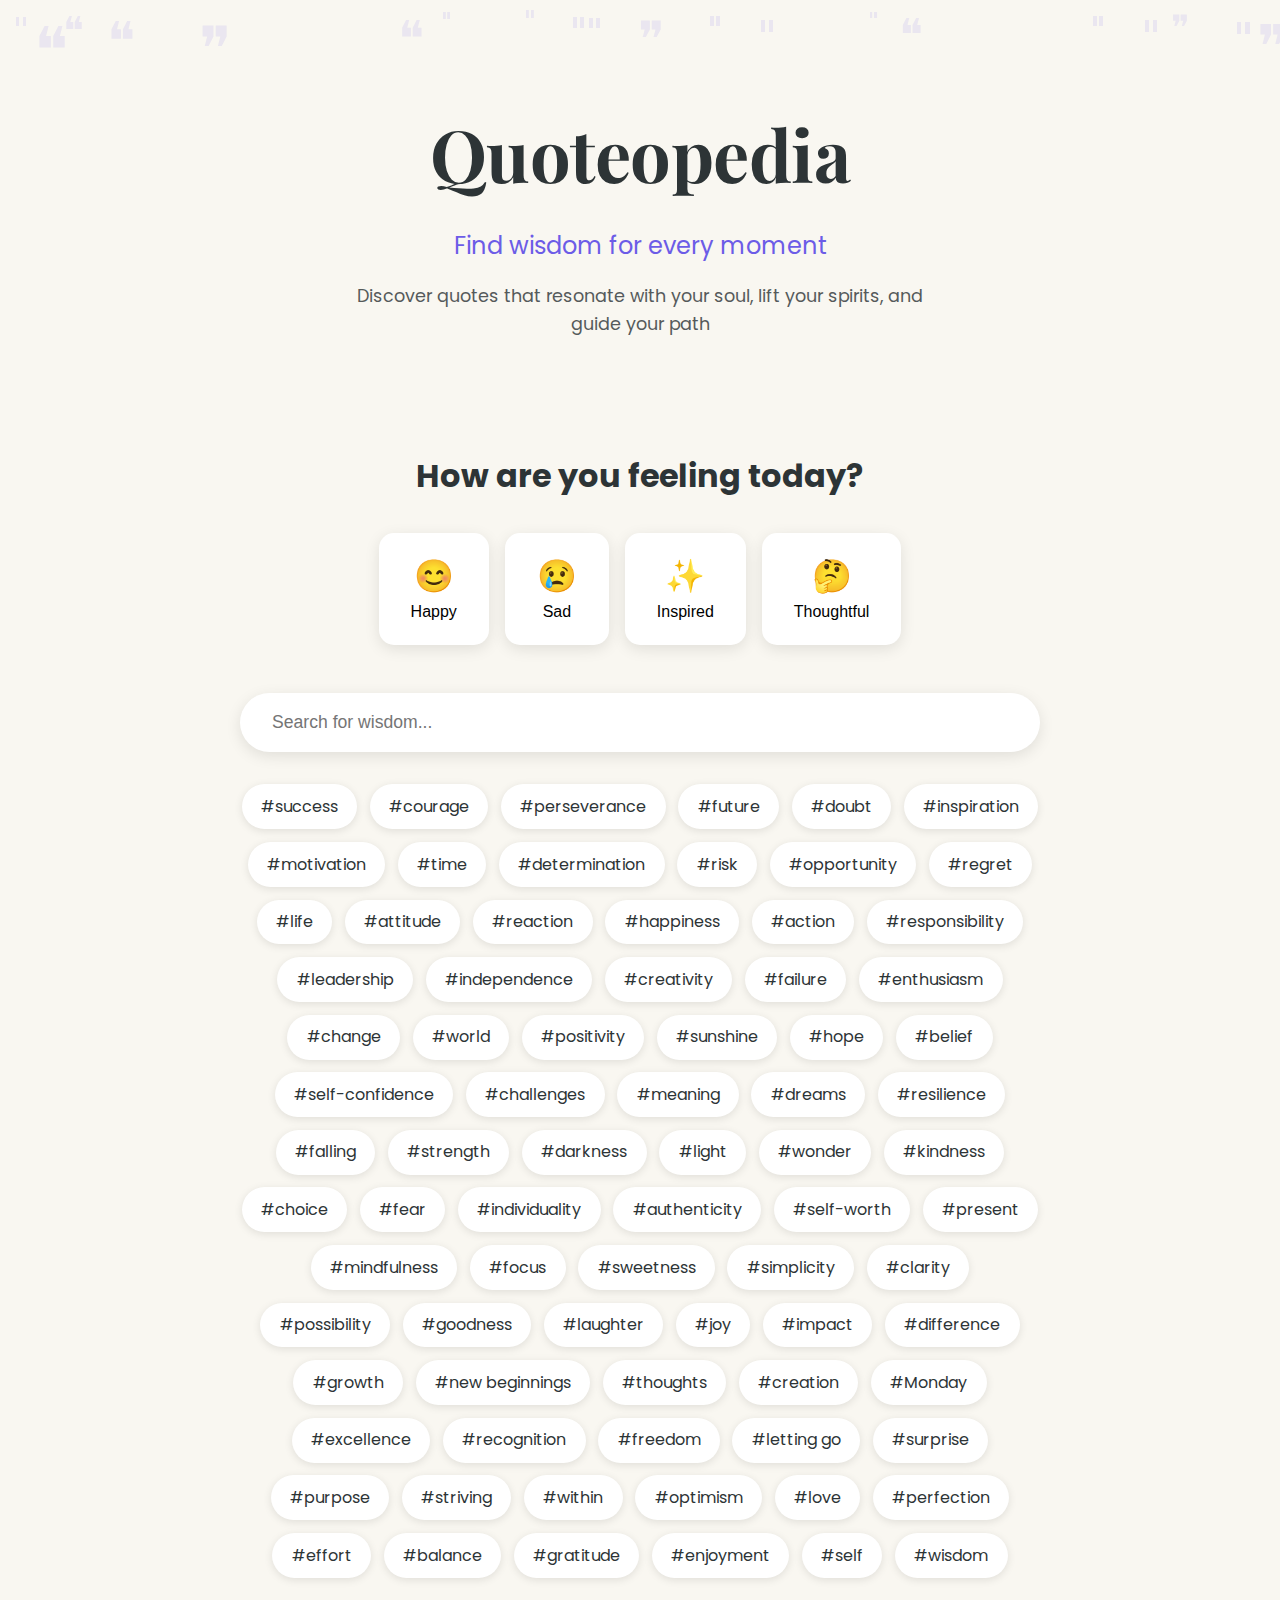
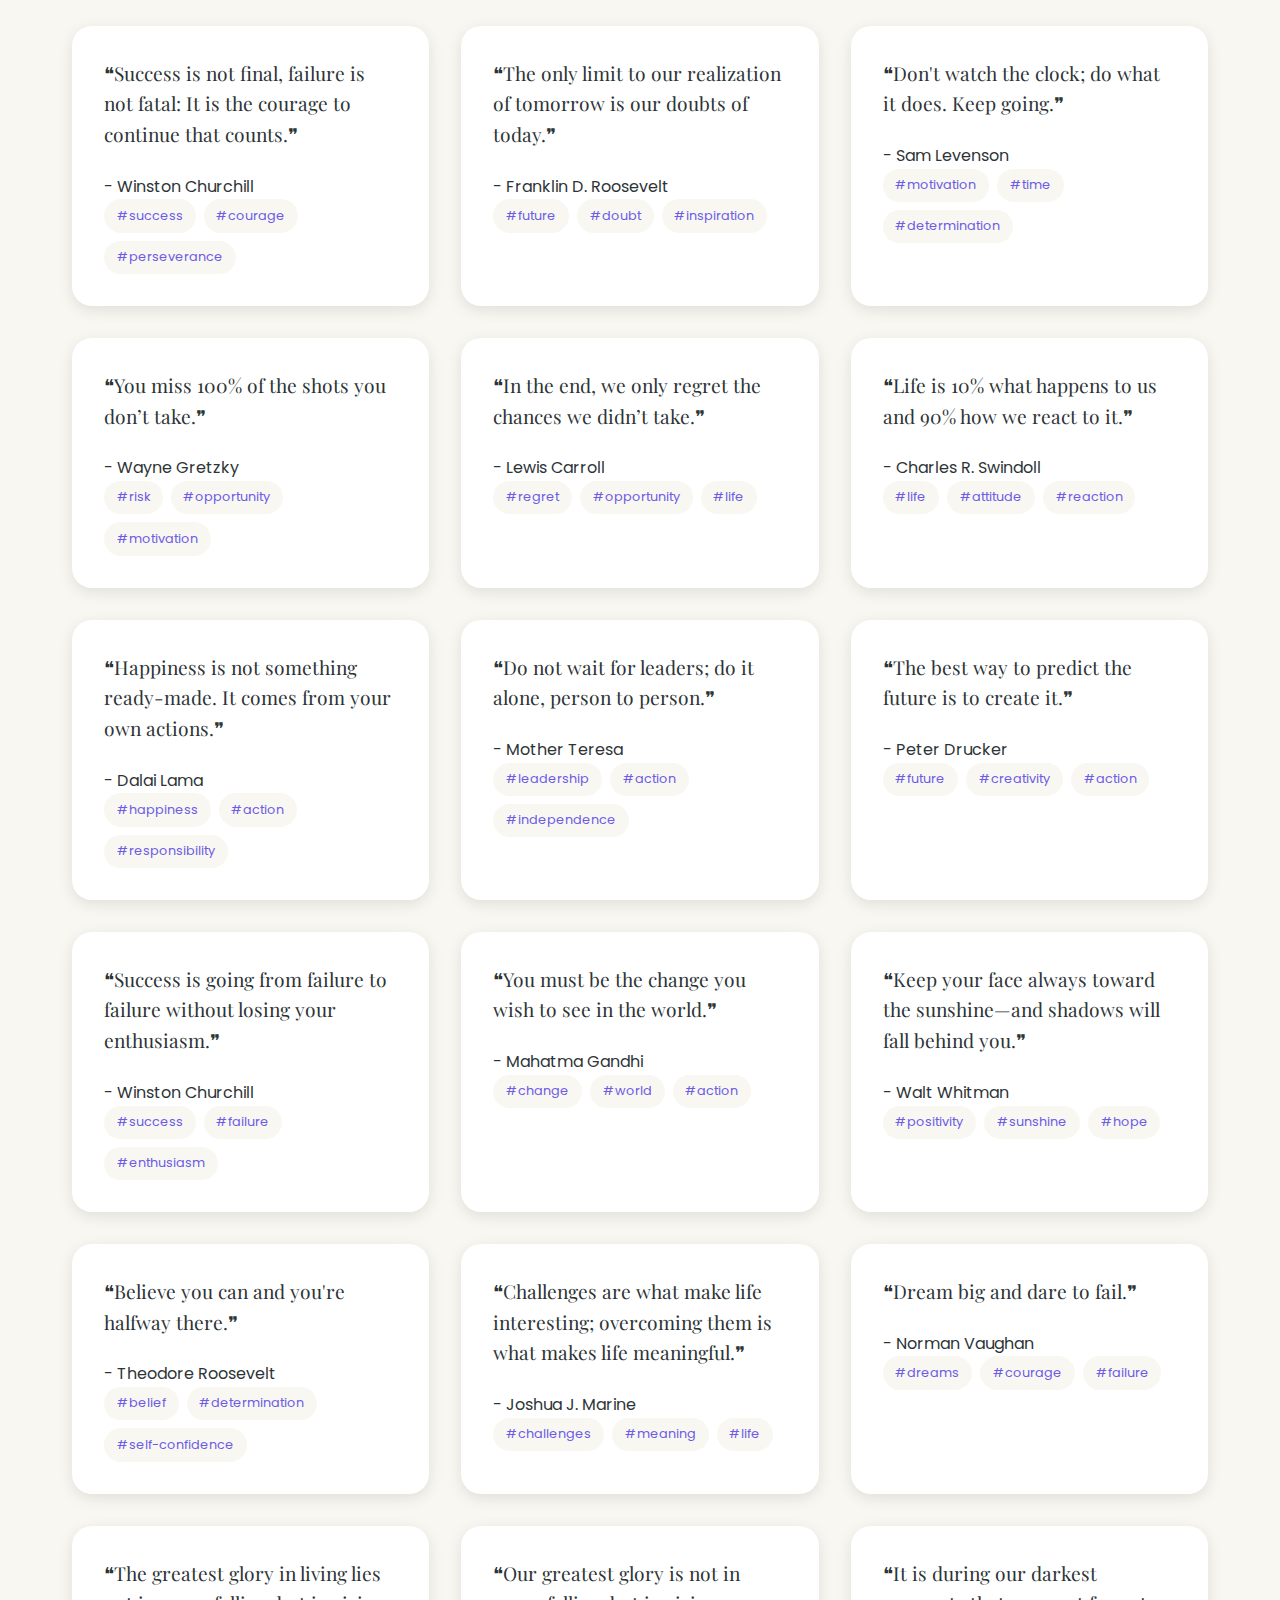
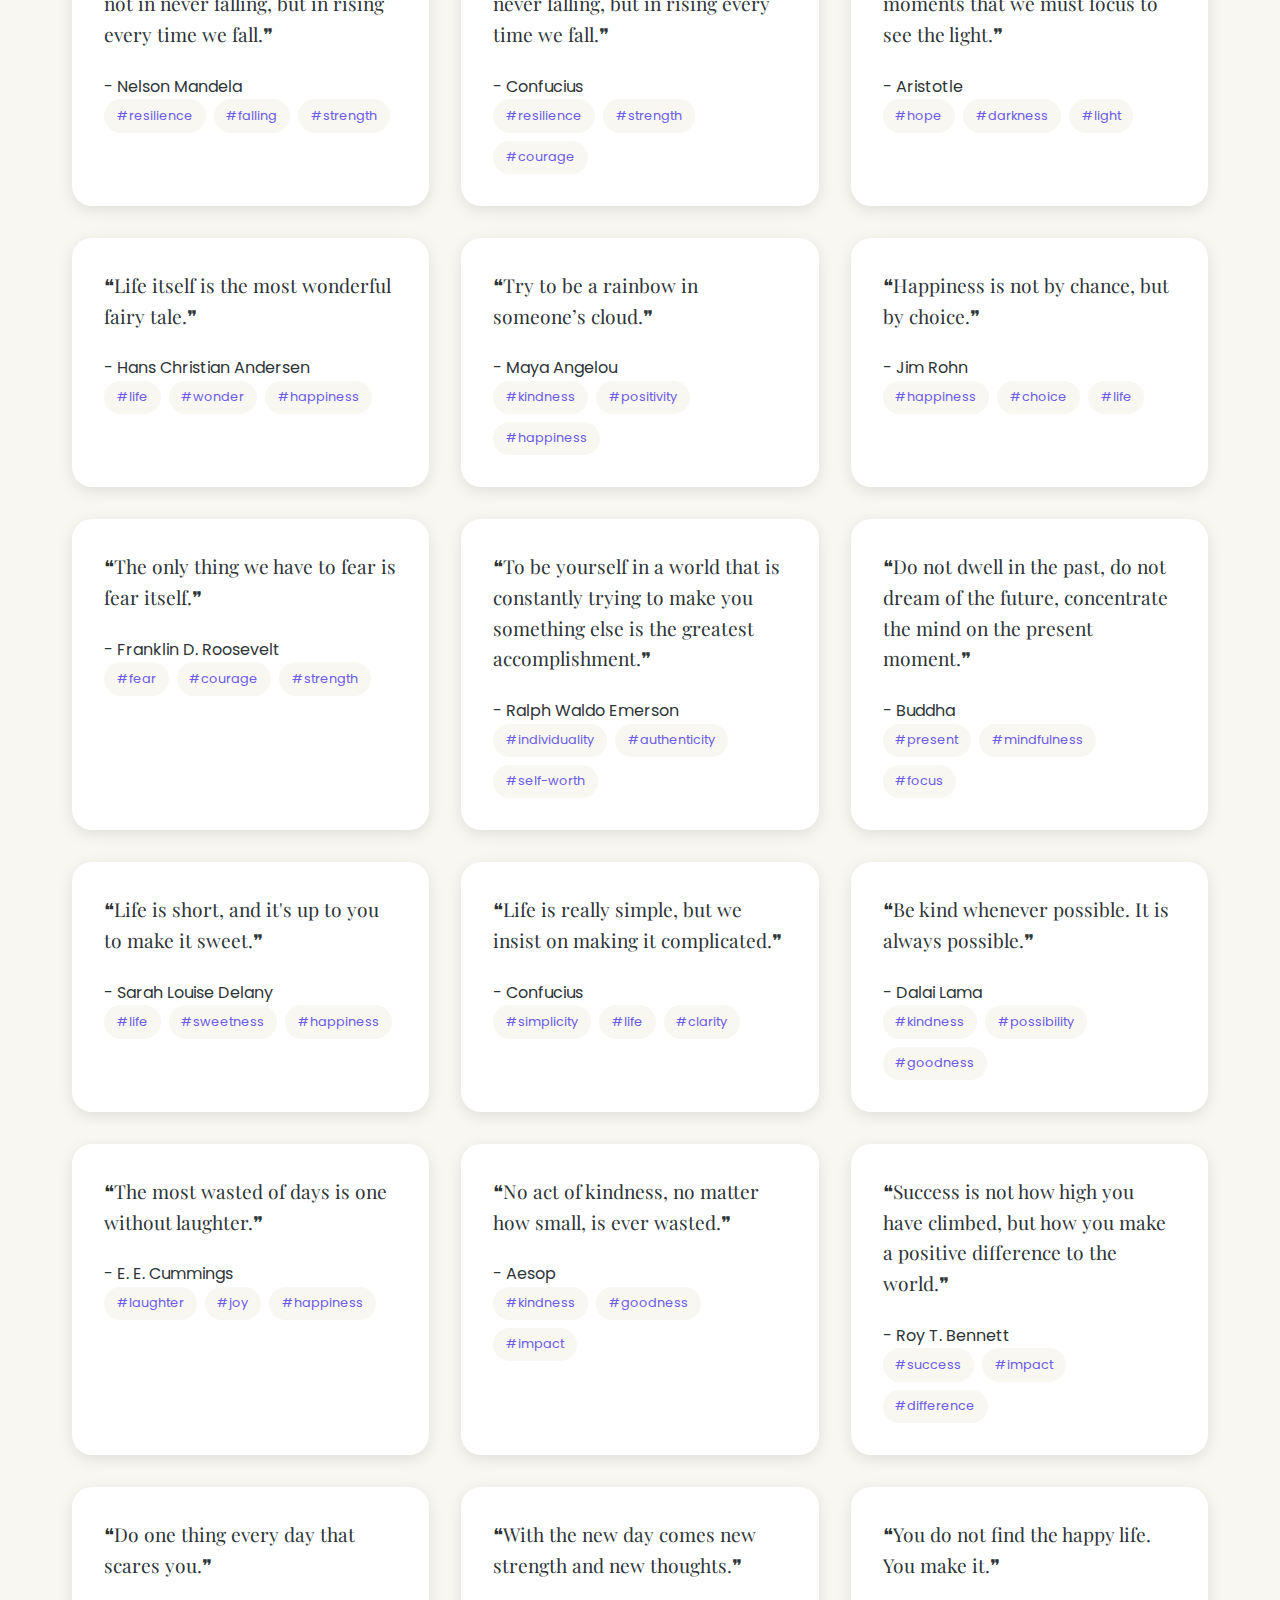
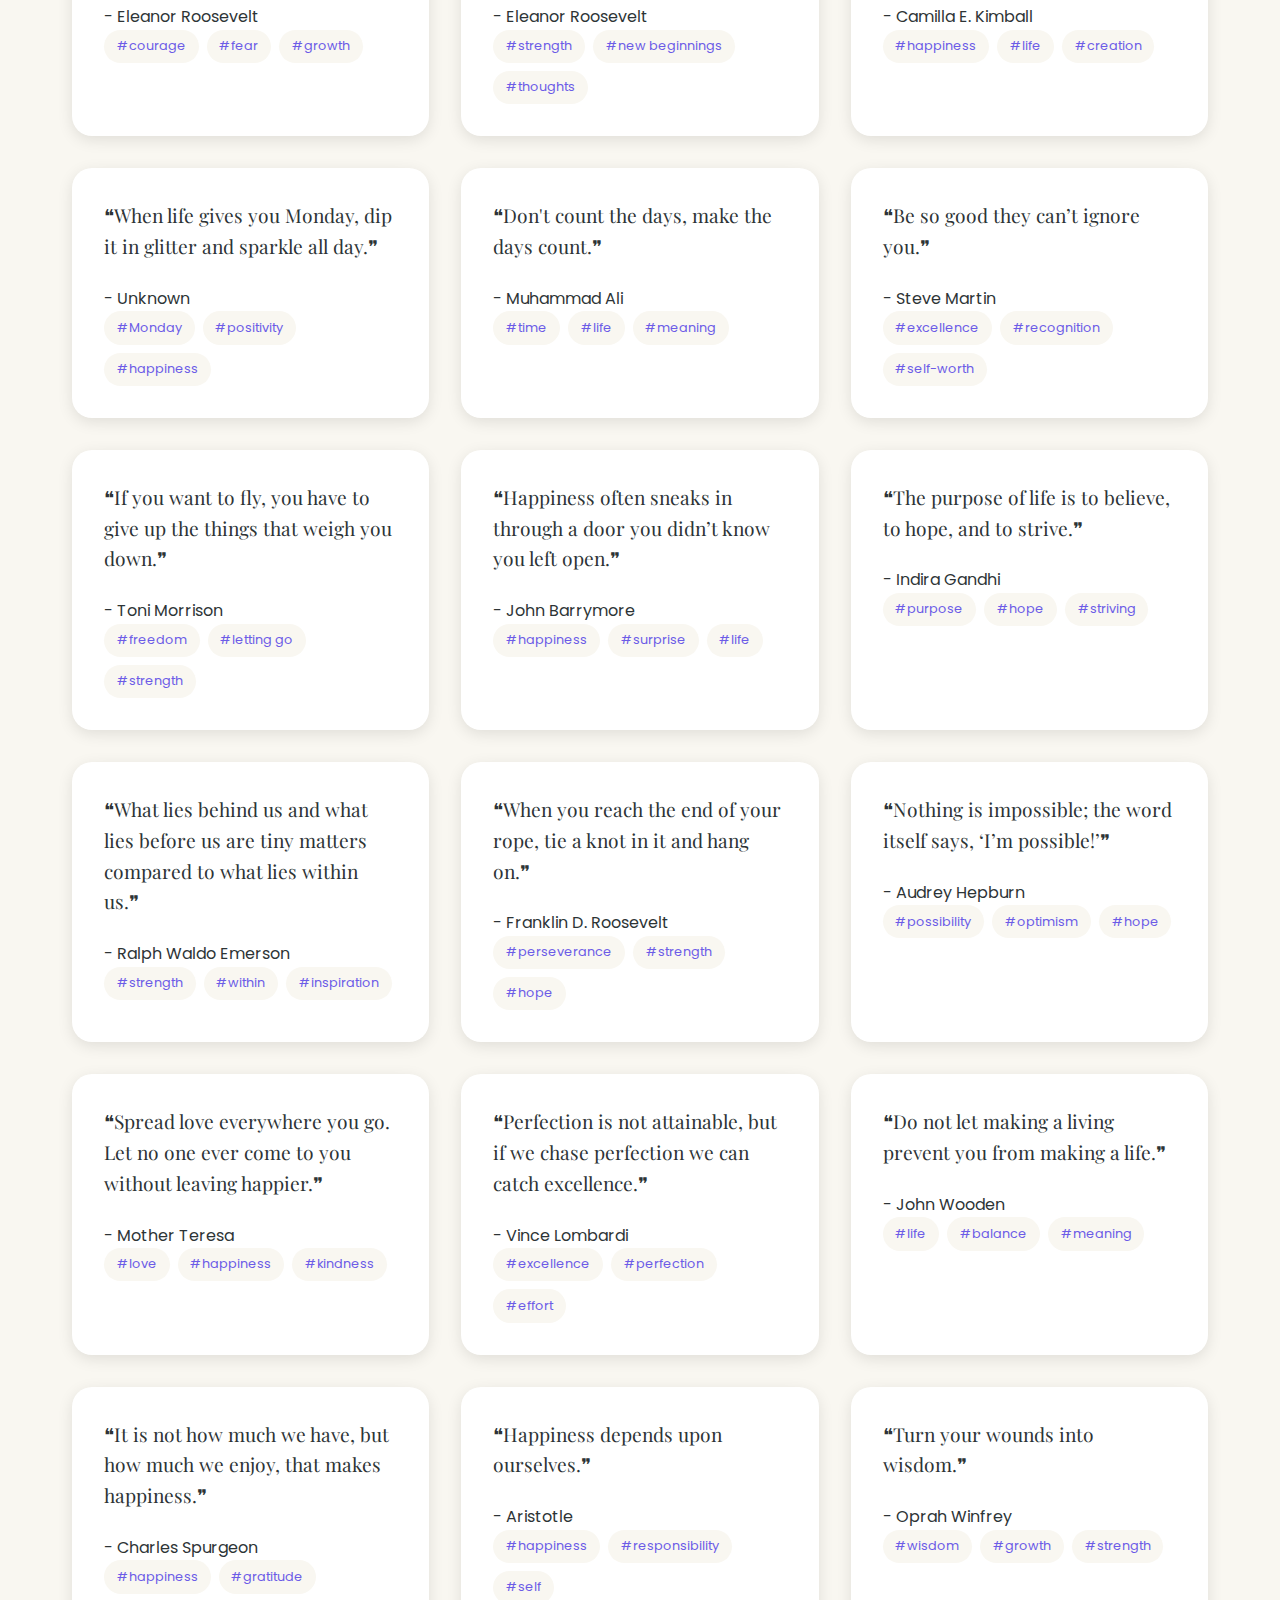
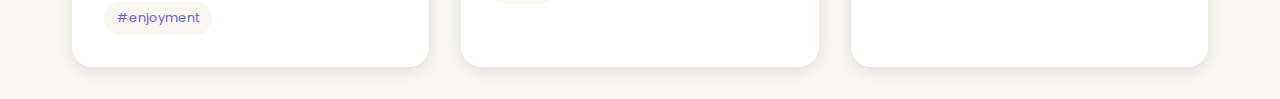
<file: index.html>
<!-- index.html (same as before but with added meta description) -->
<!DOCTYPE html>
<html lang="en">
<head>
    <meta charset="UTF-8">
    <meta name="viewport" content="width=device-width, initial-scale=1.0">
    <meta name="description" content="Quoteopedia - Your ultimate destination for inspiration, wisdom, and quotes for every mood">
    <title>Quoteopedia - The World of Quotes</title>
<link rel="stylesheet" href="style.css">
    <link href="https://fonts.googleapis.com/css2?family=Playfair+Display:wght@400;700&family=Poppins:wght@300;400;500&display=swap" rel="stylesheet">
</head>
<body>
    <div class="floating-quotes"></div>
    
    <main class="container">
        <header class="hero">
            <h1 class="main-title">Quoteopedia</h1>
            <p class="tagline">Find wisdom for every moment</p>
            <p class="description">Discover quotes that resonate with your soul, lift your spirits, and guide your path</p>
        </header>

        <section class="mood-section">
            <h2>How are you feeling today?</h2>
            <div class="mood-buttons">
                <button class="mood-btn happy" onclick="filterByMood('happy')">
                    <span class="emoji">😊</span>
                    <span class="text">Happy</span>
                </button>
                <button class="mood-btn sad" onclick="filterByMood('sad')">
                    <span class="emoji">😢</span>
                    <span class="text">Sad</span>
                </button>
                <button class="mood-btn inspired" onclick="filterByMood('inspired')">
                    <span class="emoji">✨</span>
                    <span class="text">Inspired</span>
                </button>
                <button class="mood-btn thoughtful" onclick="filterByMood('thoughtful')">
                    <span class="emoji">🤔</span>
                    <span class="text">Thoughtful</span>
                </button>
            </div>
        </section>

        <section class="search-section">
            <div class="search-container">
                <input type="text" id="searchInput" placeholder="Search for wisdom...">
                <div id="tagCloud" class="tag-cloud"></div>
            </div>
        </section>

        <section id="quoteContainer" class="quote-container"></section>
    </main>

<script src="script.js"></script>
</body>
</html>
</file>
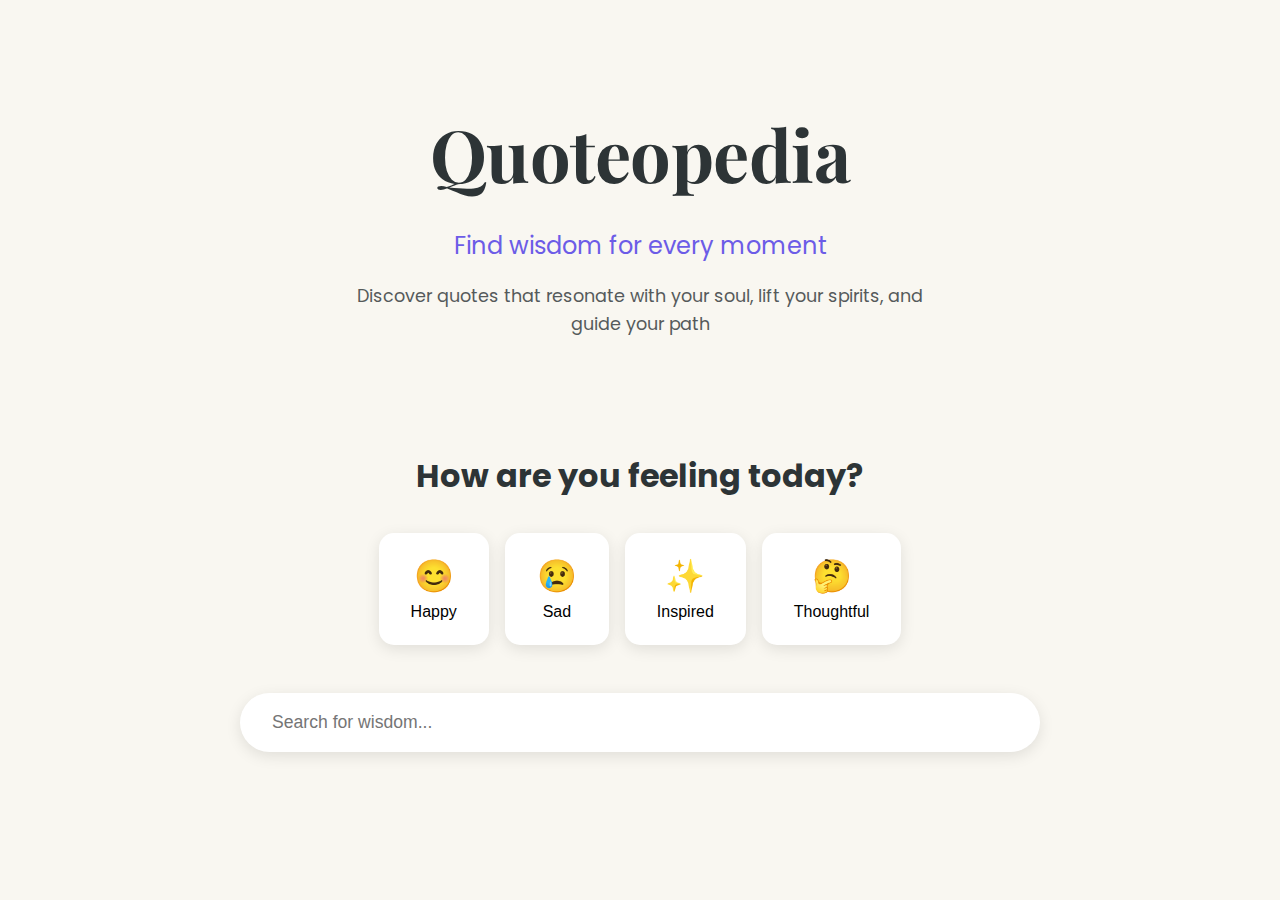
<file: a.html>
<!-- index.html (same as before but with added meta description) -->
<!DOCTYPE html>
<html lang="en">
<head>
    <meta charset="UTF-8">
    <meta name="viewport" content="width=device-width, initial-scale=1.0">
    <meta name="description" content="Quoteopedia - Your ultimate destination for inspiration, wisdom, and quotes for every mood">
    <title>Quoteopedia - The World of Quotes</title>
    <link rel="stylesheet" href="b.css">
    <link href="https://fonts.googleapis.com/css2?family=Playfair+Display:wght@400;700&family=Poppins:wght@300;400;500&display=swap" rel="stylesheet">
</head>
<body>
    <div class="floating-quotes"></div>
    
    <main class="container">
        <header class="hero">
            <h1 class="main-title">Quoteopedia</h1>
            <p class="tagline">Find wisdom for every moment</p>
            <p class="description">Discover quotes that resonate with your soul, lift your spirits, and guide your path</p>
        </header>

        <section class="mood-section">
            <h2>How are you feeling today?</h2>
            <div class="mood-buttons">
                <button class="mood-btn happy" onclick="filterByMood('happy')">
                    <span class="emoji">😊</span>
                    <span class="text">Happy</span>
                </button>
                <button class="mood-btn sad" onclick="filterByMood('sad')">
                    <span class="emoji">😢</span>
                    <span class="text">Sad</span>
                </button>
                <button class="mood-btn inspired" onclick="filterByMood('inspired')">
                    <span class="emoji">✨</span>
                    <span class="text">Inspired</span>
                </button>
                <button class="mood-btn thoughtful" onclick="filterByMood('thoughtful')">
                    <span class="emoji">🤔</span>
                    <span class="text">Thoughtful</span>
                </button>
            </div>
        </section>

        <section class="search-section">
            <div class="search-container">
                <input type="text" id="searchInput" placeholder="Search for wisdom...">
                <div id="tagCloud" class="tag-cloud"></div>
            </div>
        </section>

        <section id="quoteContainer" class="quote-container"></section>
    </main>

    <script src="c.js"></script>
</body>
</html>
</file>
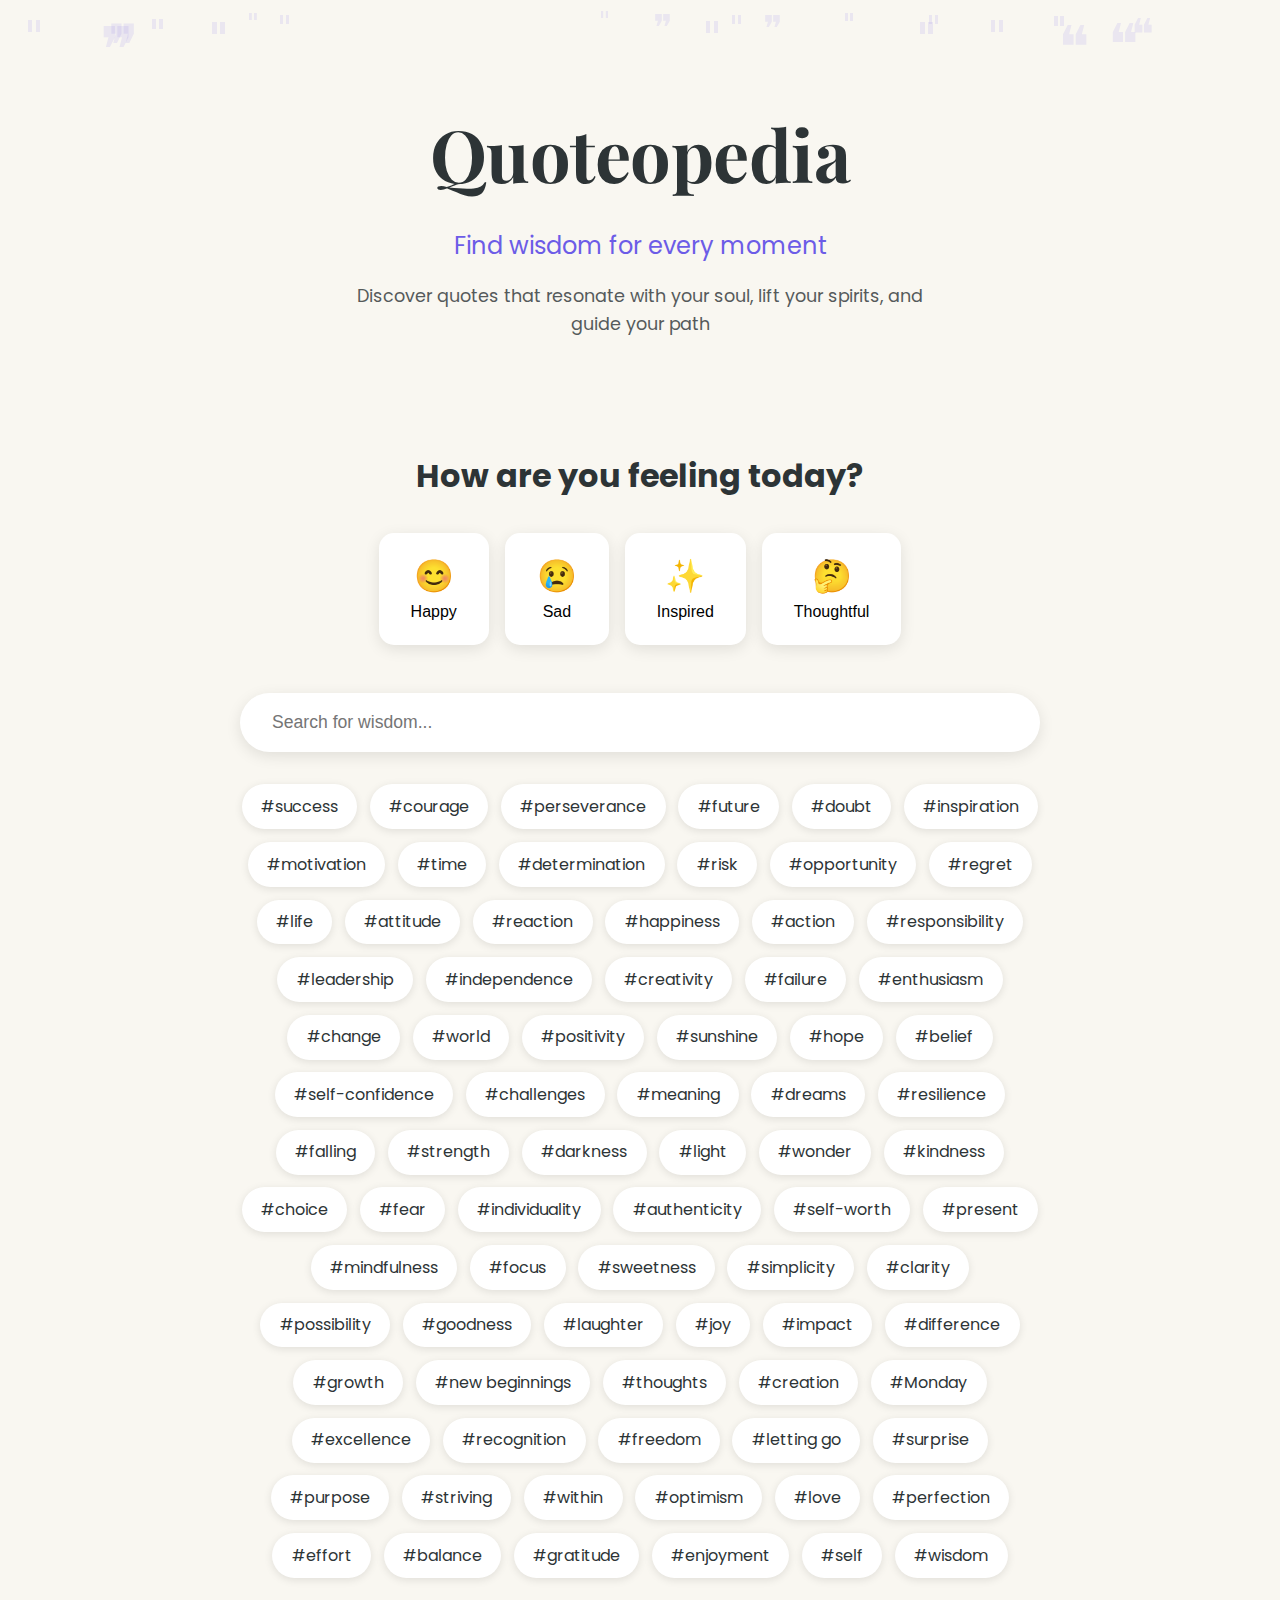
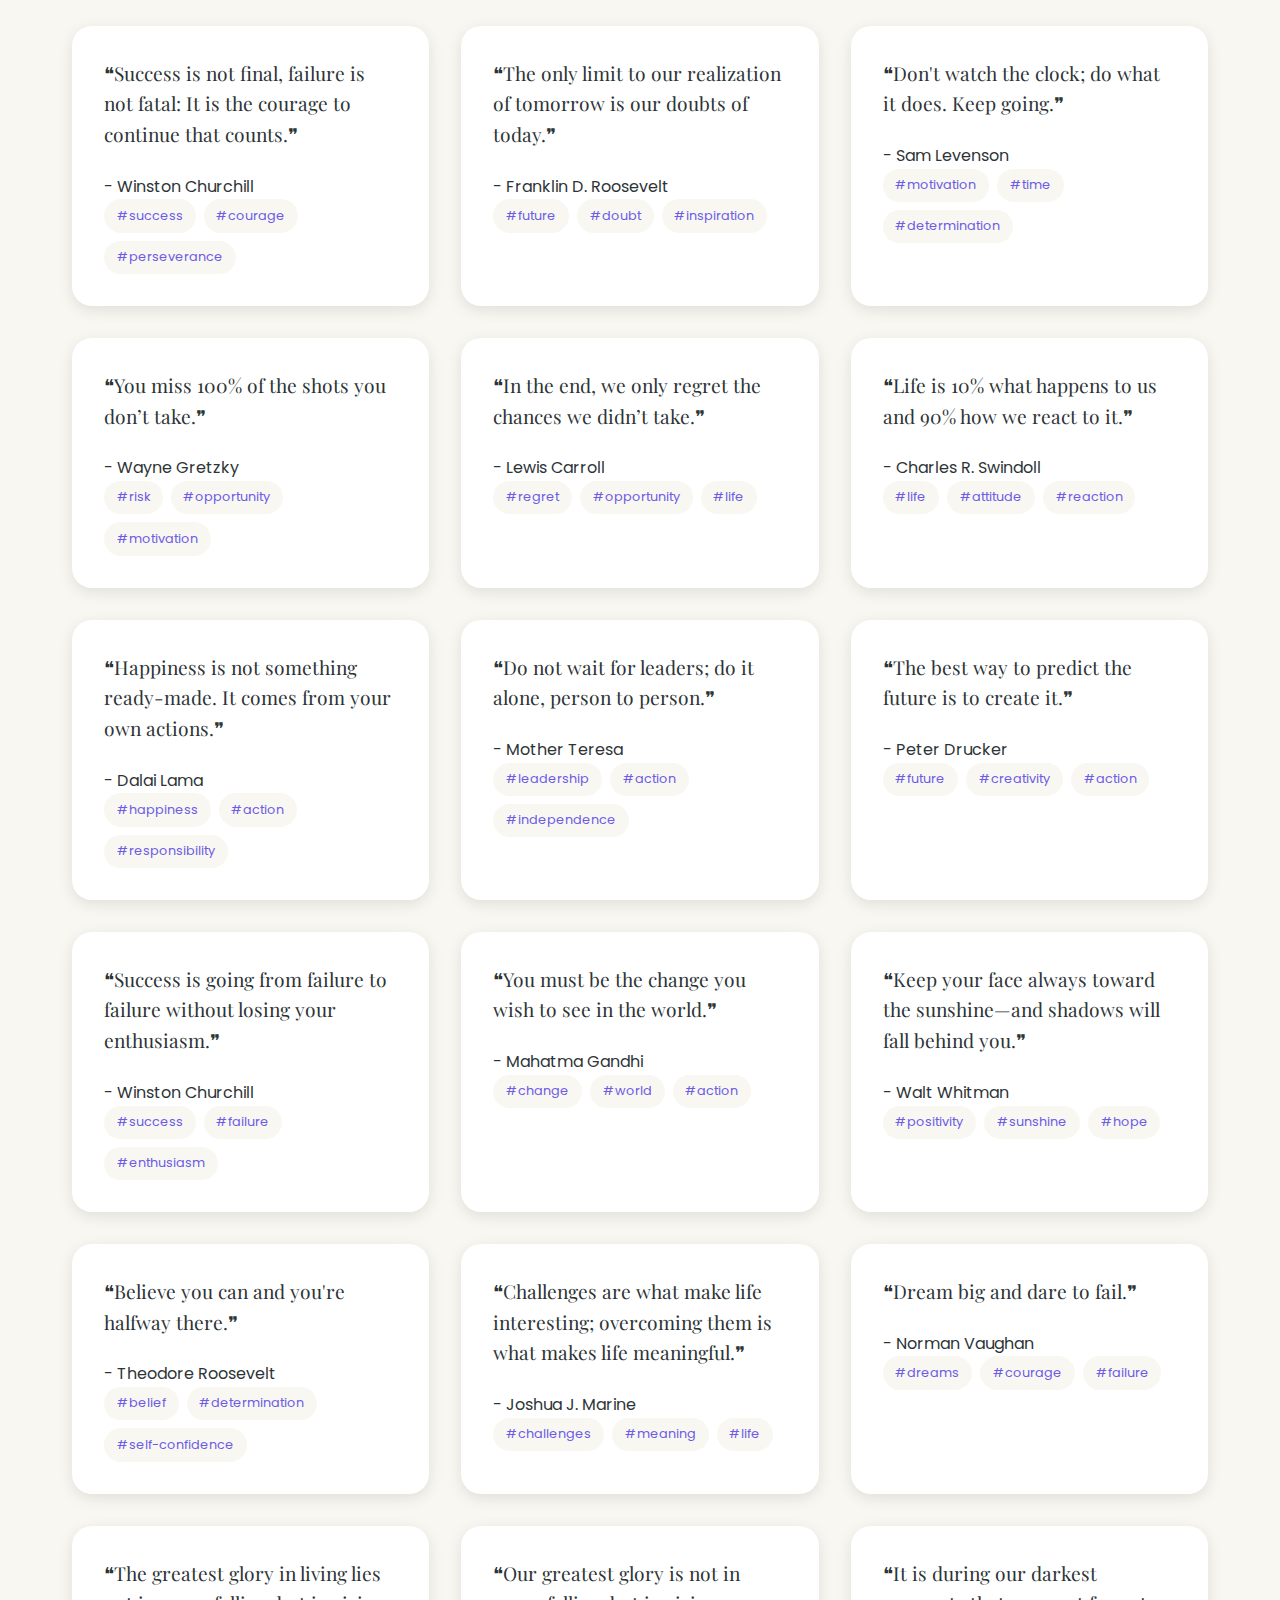
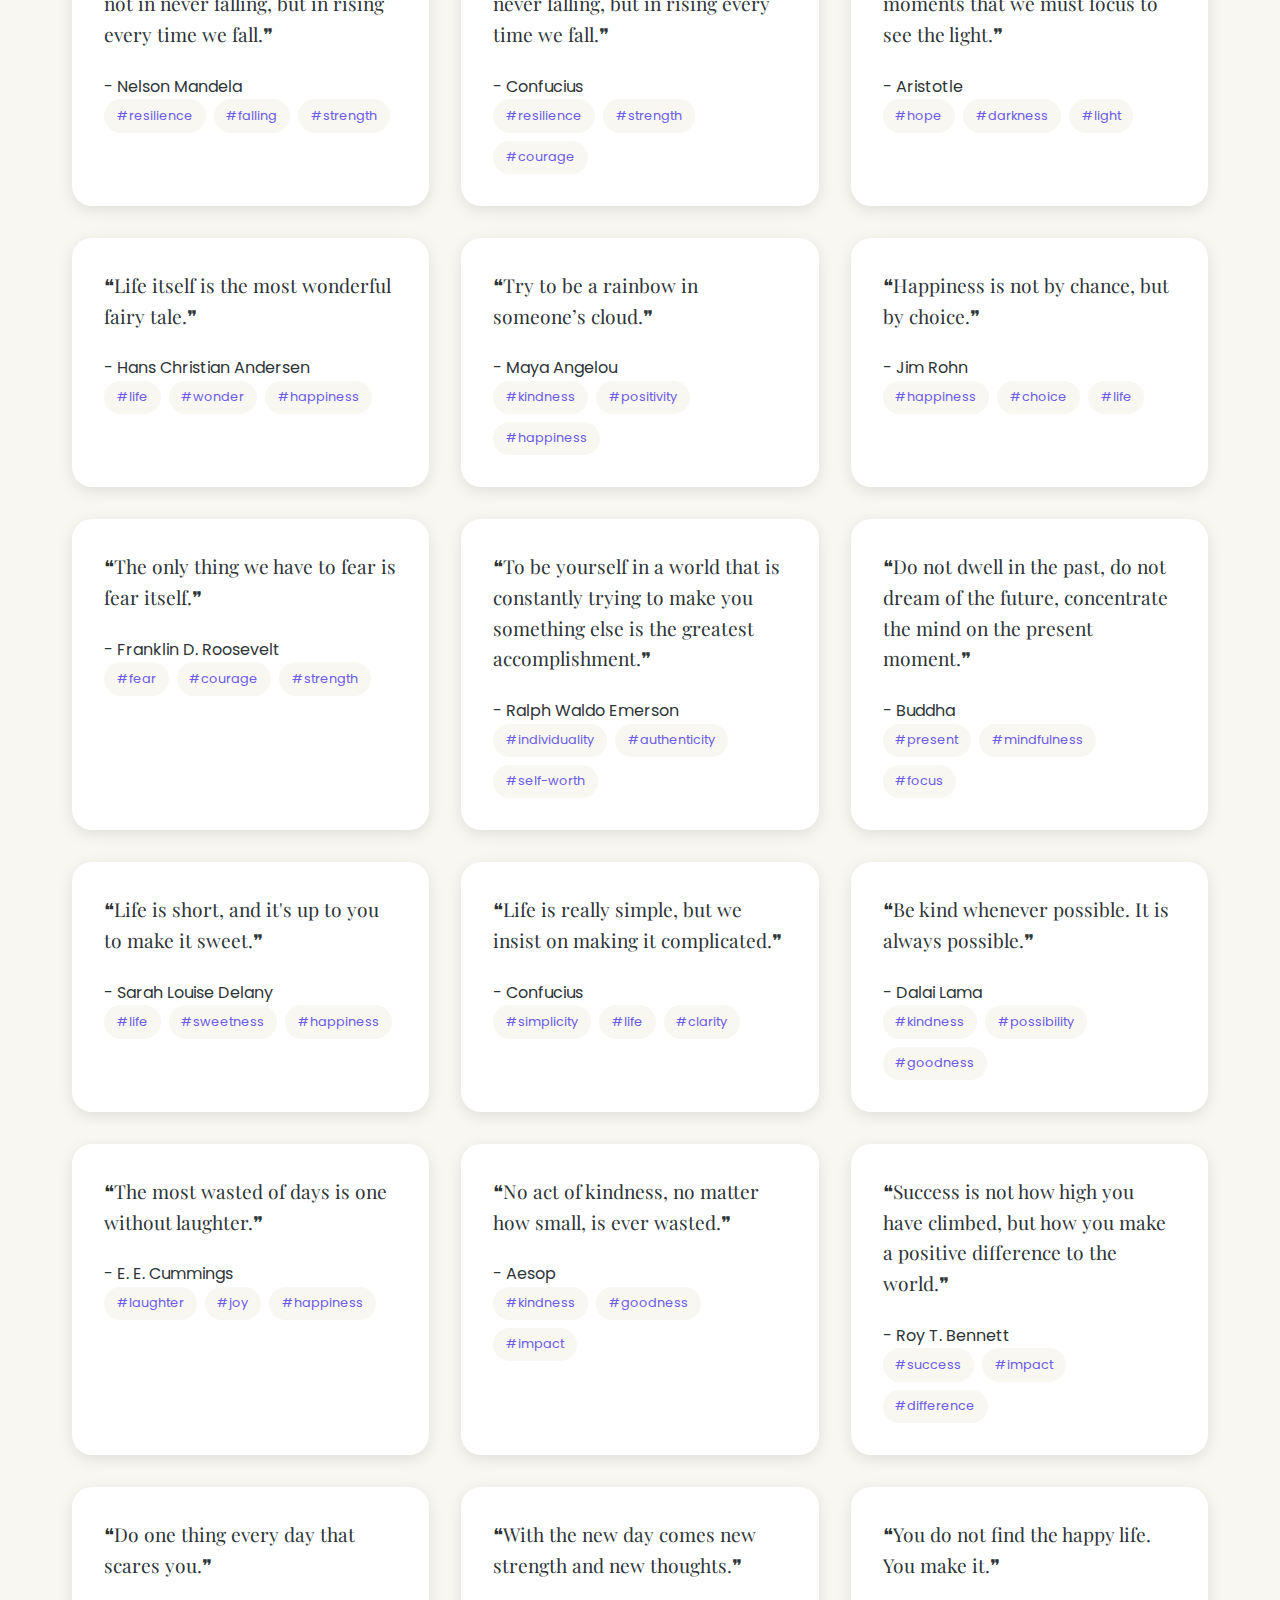
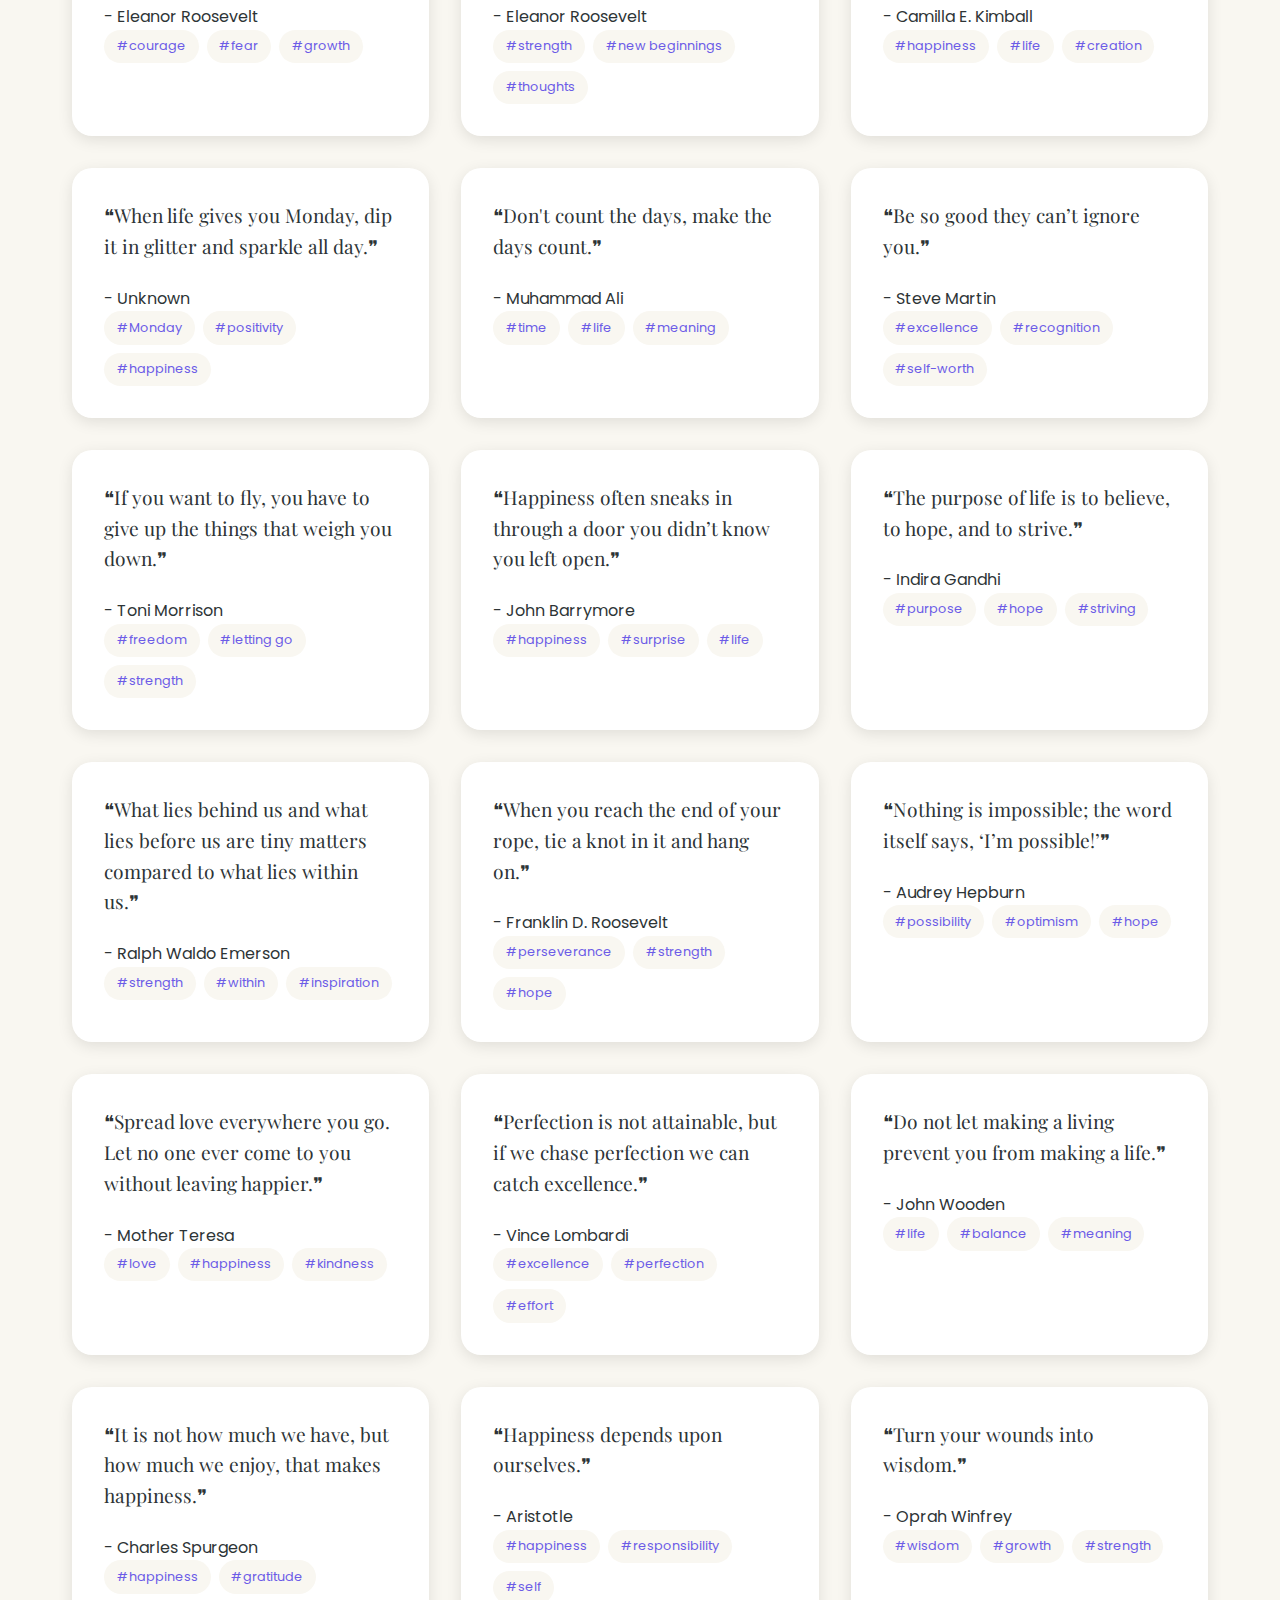
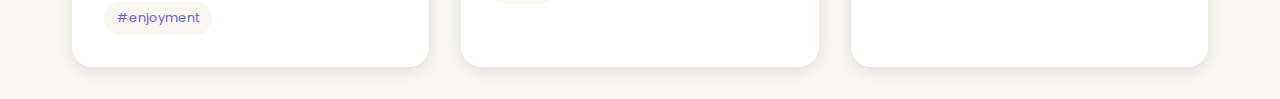
<file: main.html>
<!-- index.html (same as before but with added meta description) -->
<!DOCTYPE html>
<html lang="en">
<head>
    <meta charset="UTF-8">
    <meta name="viewport" content="width=device-width, initial-scale=1.0">
    <meta name="description" content="Quoteopedia - Your ultimate destination for inspiration, wisdom, and quotes for every mood">
    <title>Quoteopedia - The World of Quotes</title>
    <link rel="stylesheet" href="style.css">
    <link href="https://fonts.googleapis.com/css2?family=Playfair+Display:wght@400;700&family=Poppins:wght@300;400;500&display=swap" rel="stylesheet">
</head>
<body>
    <div class="floating-quotes"></div>
    
    <main class="container">
        <header class="hero">
            <h1 class="main-title">Quoteopedia</h1>
            <p class="tagline">Find wisdom for every moment</p>
            <p class="description">Discover quotes that resonate with your soul, lift your spirits, and guide your path</p>
        </header>

        <section class="mood-section">
            <h2>How are you feeling today?</h2>
            <div class="mood-buttons">
                <button class="mood-btn happy" onclick="filterByMood('happy')">
                    <span class="emoji">😊</span>
                    <span class="text">Happy</span>
                </button>
                <button class="mood-btn sad" onclick="filterByMood('sad')">
                    <span class="emoji">😢</span>
                    <span class="text">Sad</span>
                </button>
                <button class="mood-btn inspired" onclick="filterByMood('inspired')">
                    <span class="emoji">✨</span>
                    <span class="text">Inspired</span>
                </button>
                <button class="mood-btn thoughtful" onclick="filterByMood('thoughtful')">
                    <span class="emoji">🤔</span>
                    <span class="text">Thoughtful</span>
                </button>
            </div>
        </section>

        <section class="search-section">
            <div class="search-container">
                <input type="text" id="searchInput" placeholder="Search for wisdom...">
                <div id="tagCloud" class="tag-cloud"></div>
            </div>
        </section>

        <section id="quoteContainer" class="quote-container"></section>
    </main>

    <script src="script.js"></script>
</body>
</html>
</file>
<file: style.css>
/* styles.css */
:root {
    --primary-color: #2d3436;
    --secondary-color: #6c5ce7;
    --accent-color: #00cec9;
    --background-color: #f9f7f1;
    --card-color: #ffffff;
    --text-color: #2d3436;
    --shadow-color: rgba(0, 0, 0, 0.1);
}

* {
    margin: 0;
    padding: 0;
    box-sizing: border-box;
}

body {
    font-family: 'Poppins', sans-serif;
    background-color: var(--background-color);
    color: var(--text-color);
    line-height: 1.6;
    overflow-x: hidden;
}

.container {
    max-width: 1200px;
    margin: 0 auto;
    padding: 2rem;
}

/* Floating quotes animation */
.floating-quotes {
    position: fixed;
    top: 0;
    left: 0;
    width: 100%;
    height: 100%;
    pointer-events: none;
    z-index: 1;
}

.floating-quote {
    position: absolute;
    font-size: 2rem;
    color: var(--secondary-color);
    opacity: 0.1;
    animation: float 20s linear infinite;
}

@keyframes float {
    0% {
        transform: translateY(100vh) rotate(0deg);
        opacity: 0;
    }
    50% {
        opacity: 0.1;
    }
    100% {
        transform: translateY(-100px) rotate(360deg);
        opacity: 0;
    }
}

/* Hero section */
.hero {
    text-align: center;
    padding: 4rem 2rem;
    margin-bottom: 3rem;
    animation: fadeIn 1s ease-out;
}

.main-title {
    font-family: 'Playfair Display', serif;
    font-size: 4.5rem;
    color: var(--primary-color);
    margin-bottom: 1rem;
    letter-spacing: -0.5px;
}

.tagline {
    font-size: 1.5rem;
    color: var(--secondary-color);
    margin-bottom: 1rem;
}

.description {
    font-size: 1.1rem;
    max-width: 600px;
    margin: 0 auto;
    color: var(--text-color);
    opacity: 0.8;
}

/* Mood section */
.mood-section {
    text-align: center;
    margin-bottom: 3rem;
    animation: slideUp 1s ease-out;
}

.mood-section h2 {
    font-size: 2rem;
    margin-bottom: 2rem;
    color: var(--primary-color);
}

.mood-buttons {
    display: flex;
    gap: 1rem;
    justify-content: center;
    flex-wrap: wrap;
}

.mood-btn {
    display: flex;
    flex-direction: column;
    align-items: center;
    padding: 1.5rem 2rem;
    border: none;
    border-radius: 15px;
    background: var(--card-color);
    cursor: pointer;
    transition: all 0.3s ease;
    box-shadow: 0 4px 15px var(--shadow-color);
}

.mood-btn:hover {
    transform: translateY(-5px);
    box-shadow: 0 8px 25px var(--shadow-color);
}

.mood-btn .emoji {
    font-size: 2rem;
    margin-bottom: 0.5rem;
}

.mood-btn .text {
    font-size: 1rem;
    font-weight: 500;
}

/* Search section */
.search-section {
    margin-bottom: 3rem;
    animation: slideUp 1s ease-out 0.2s backwards;
}

.search-container {
    max-width: 800px;
    margin: 0 auto;
}

/* Add this to your existing styles.css */
.floating-quotes {
    position: fixed;
    top: 0;
    left: 0;
    width: 100vw;
    height: 100vh;
    pointer-events: none;
    z-index: 1;
    overflow: hidden;
}

.floating-quote {
    position: absolute;
    color: var(--secondary-color);
    opacity: 0.1;
    animation: float linear infinite;
}

@keyframes float {
    0% {
        transform: translateY(100vh) rotate(0deg);
        opacity: 0;
    }
    10% {
        opacity: 0.1;
    }
    90% {
        opacity: 0.1;
    }
    100% {
        transform: translateY(-100px) rotate(360deg);
        opacity: 0;
    }
}

#searchInput {
    width: 100%;
    padding: 1.2rem 2rem;
    border: none;
    border-radius: 50px;
    font-size: 1.1rem;
    background: var(--card-color);
    box-shadow: 0 4px 15px var(--shadow-color);
    transition: all 0.3s ease;
}

#searchInput:focus {
    outline: none;
    box-shadow: 0 8px 25px var(--shadow-color);
}

.tag-cloud {
    margin-top: 2rem;
    display: flex;
    flex-wrap: wrap;
    gap: 0.8rem;
    justify-content: center;
}

.tag {
    padding: 0.6rem 1.2rem;
    background: var(--card-color);
    border-radius: 50px;
    cursor: pointer;
    transition: all 0.3s ease;
    box-shadow: 0 2px 8px var(--shadow-color);
}

.tag:hover {
    background: var(--secondary-color);
    color: white;
    transform: translateY(-2px);
}

/* Quote cards */
.quote-container {
    display: grid;
    grid-template-columns: repeat(auto-fill, minmax(300px, 1fr));
    gap: 2rem;
    animation: slideUp 1s ease-out 0.4s backwards;
}

.quote-card {
    background: var(--card-color);
    padding: 2rem;
    border-radius: 20px;
    box-shadow: 0 4px 15px var(--shadow-color);
    transition: all 0.3s ease;
}

.quote-card:hover {
    transform: translateY(-5px);
    box-shadow: 0 8px 25px var(--shadow-color);
}

.quote-text {
    font-family: 'Playfair Display', serif;
    font-size: 1.2rem;
    margin-bottom: 1.5rem;
    color: var(--primary-color);
}

.quote-tags {
    display: flex;
    gap: 0.5rem;
    flex-wrap: wrap;
}

.quote-tag {
    padding: 0.4rem 0.8rem;
    background: var(--background-color);
    border-radius: 50px;
    font-size: 0.8rem;
    color: var(--secondary-color);
}

/* Animations */
@keyframes fadeIn {
    from {
        opacity: 0;
    }
    to {
        opacity: 1;
    }
}

@keyframes slideUp {
    from {
        opacity: 0;
        transform: translateY(20px);
    }
    to {
        opacity: 1;
        transform: translateY(0);
    }
}

/* Responsive design */
@media (max-width: 768px) {
    .main-title {
        font-size: 3rem;
    }
    
    .mood-buttons {
        flex-direction: column;
        align-items: center;
    }
    
    .mood-btn {
        width: 100%;
        max-width: 300px;
    }
}
</file>
<file: b.css>
/* styles.css */
:root {
    --primary-color: #2d3436;
    --secondary-color: #6c5ce7;
    --accent-color: #00cec9;
    --background-color: #f9f7f1;
    --card-color: #ffffff;
    --text-color: #2d3436;
    --shadow-color: rgba(0, 0, 0, 0.1);
}

* {
    margin: 0;
    padding: 0;
    box-sizing: border-box;
}

body {
    font-family: 'Poppins', sans-serif;
    background-color: var(--background-color);
    color: var(--text-color);
    line-height: 1.6;
    overflow-x: hidden;
}

.container {
    max-width: 1200px;
    margin: 0 auto;
    padding: 2rem;
}

/* Floating quotes animation */
.floating-quotes {
    position: fixed;
    top: 0;
    left: 0;
    width: 100%;
    height: 100%;
    pointer-events: none;
    z-index: 1;
}

.floating-quote {
    position: absolute;
    font-size: 2rem;
    color: var(--secondary-color);
    opacity: 0.1;
    animation: float 20s linear infinite;
}

@keyframes float {
    0% {
        transform: translateY(100vh) rotate(0deg);
        opacity: 0;
    }
    50% {
        opacity: 0.1;
    }
    100% {
        transform: translateY(-100px) rotate(360deg);
        opacity: 0;
    }
}

/* Hero section */
.hero {
    text-align: center;
    padding: 4rem 2rem;
    margin-bottom: 3rem;
    animation: fadeIn 1s ease-out;
}

.main-title {
    font-family: 'Playfair Display', serif;
    font-size: 4.5rem;
    color: var(--primary-color);
    margin-bottom: 1rem;
    letter-spacing: -0.5px;
}

.tagline {
    font-size: 1.5rem;
    color: var(--secondary-color);
    margin-bottom: 1rem;
}

.description {
    font-size: 1.1rem;
    max-width: 600px;
    margin: 0 auto;
    color: var(--text-color);
    opacity: 0.8;
}

/* Mood section */
.mood-section {
    text-align: center;
    margin-bottom: 3rem;
    animation: slideUp 1s ease-out;
}

.mood-section h2 {
    font-size: 2rem;
    margin-bottom: 2rem;
    color: var(--primary-color);
}

.mood-buttons {
    display: flex;
    gap: 1rem;
    justify-content: center;
    flex-wrap: wrap;
}

.mood-btn {
    display: flex;
    flex-direction: column;
    align-items: center;
    padding: 1.5rem 2rem;
    border: none;
    border-radius: 15px;
    background: var(--card-color);
    cursor: pointer;
    transition: all 0.3s ease;
    box-shadow: 0 4px 15px var(--shadow-color);
}

.mood-btn:hover {
    transform: translateY(-5px);
    box-shadow: 0 8px 25px var(--shadow-color);
}

.mood-btn .emoji {
    font-size: 2rem;
    margin-bottom: 0.5rem;
}

.mood-btn .text {
    font-size: 1rem;
    font-weight: 500;
}

/* Search section */
.search-section {
    margin-bottom: 3rem;
    animation: slideUp 1s ease-out 0.2s backwards;
}

.search-container {
    max-width: 800px;
    margin: 0 auto;
}

/* Add this to your existing styles.css */
.floating-quotes {
    position: fixed;
    top: 0;
    left: 0;
    width: 100vw;
    height: 100vh;
    pointer-events: none;
    z-index: 1;
    overflow: hidden;
}

.floating-quote {
    position: absolute;
    color: var(--secondary-color);
    opacity: 0.1;
    animation: float linear infinite;
}

@keyframes float {
    0% {
        transform: translateY(100vh) rotate(0deg);
        opacity: 0;
    }
    10% {
        opacity: 0.1;
    }
    90% {
        opacity: 0.1;
    }
    100% {
        transform: translateY(-100px) rotate(360deg);
        opacity: 0;
    }
}

#searchInput {
    width: 100%;
    padding: 1.2rem 2rem;
    border: none;
    border-radius: 50px;
    font-size: 1.1rem;
    background: var(--card-color);
    box-shadow: 0 4px 15px var(--shadow-color);
    transition: all 0.3s ease;
}

#searchInput:focus {
    outline: none;
    box-shadow: 0 8px 25px var(--shadow-color);
}

.tag-cloud {
    margin-top: 2rem;
    display: flex;
    flex-wrap: wrap;
    gap: 0.8rem;
    justify-content: center;
}

.tag {
    padding: 0.6rem 1.2rem;
    background: var(--card-color);
    border-radius: 50px;
    cursor: pointer;
    transition: all 0.3s ease;
    box-shadow: 0 2px 8px var(--shadow-color);
}

.tag:hover {
    background: var(--secondary-color);
    color: white;
    transform: translateY(-2px);
}

/* Quote cards */
.quote-container {
    display: grid;
    grid-template-columns: repeat(auto-fill, minmax(300px, 1fr));
    gap: 2rem;
    animation: slideUp 1s ease-out 0.4s backwards;
}

.quote-card {
    background: var(--card-color);
    padding: 2rem;
    border-radius: 20px;
    box-shadow: 0 4px 15px var(--shadow-color);
    transition: all 0.3s ease;
}

.quote-card:hover {
    transform: translateY(-5px);
    box-shadow: 0 8px 25px var(--shadow-color);
}

.quote-text {
    font-family: 'Playfair Display', serif;
    font-size: 1.2rem;
    margin-bottom: 1.5rem;
    color: var(--primary-color);
}

.quote-tags {
    display: flex;
    gap: 0.5rem;
    flex-wrap: wrap;
}

.quote-tag {
    padding: 0.4rem 0.8rem;
    background: var(--background-color);
    border-radius: 50px;
    font-size: 0.8rem;
    color: var(--secondary-color);
}

/* Animations */
@keyframes fadeIn {
    from {
        opacity: 0;
    }
    to {
        opacity: 1;
    }
}

@keyframes slideUp {
    from {
        opacity: 0;
        transform: translateY(20px);
    }
    to {
        opacity: 1;
        transform: translateY(0);
    }
}

/* Responsive design */
@media (max-width: 768px) {
    .main-title {
        font-size: 3rem;
    }
    
    .mood-buttons {
        flex-direction: column;
        align-items: center;
    }
    
    .mood-btn {
        width: 100%;
        max-width: 300px;
    }
}
</file>
